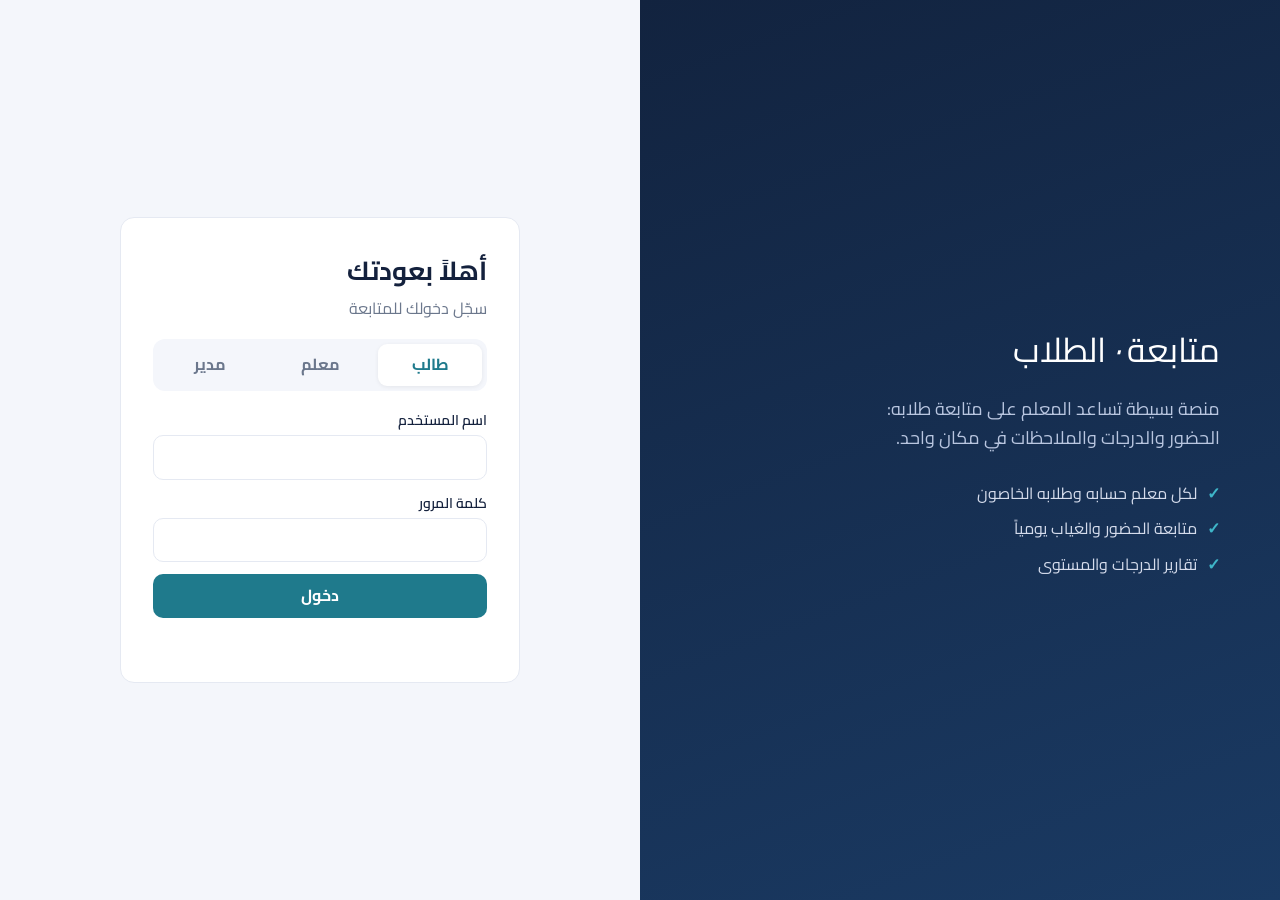
<file: index.html>
<!DOCTYPE html><html lang="ar" dir="rtl"><head><meta charset="utf-8"><meta name="viewport" content="width=device-width,initial-scale=1">
<title>تسجيل الدخول | متابعة الطلاب</title>
<link href="https://fonts.googleapis.com/css2?family=Cairo:wght@400;600;700;800&display=swap" rel="stylesheet">
<link rel="stylesheet" href="css/base.css"><link rel="stylesheet" href="css/login.css"></head>
<body><div class="login">
 <section class="hero"><div class="brand">متابعة <i>·</i> الطلاب</div><p>منصة بسيطة تساعد المعلم على متابعة طلابه: الحضور والدرجات والملاحظات في مكان واحد.</p>
  <ul><li>لكل معلم حسابه وطلابه الخاصون</li><li>متابعة الحضور والغياب يومياً</li><li>تقارير الدرجات والمستوى</li></ul></section>
 <section class="box"><div class="card"><h2>أهلاً بعودتك</h2><p class="mut">سجّل دخولك للمتابعة</p>
  <div class="tabs"><button class="on" data-r="student">طالب</button><button data-r="teacher">معلم</button><button data-r="admin">مدير</button></div>
  <form id="f" class="form"><label>اسم المستخدم<input name="username" required autocapitalize="none" autocomplete="username"></label>
   <label>كلمة المرور<input name="password" type="password" required autocomplete="current-password"></label><button class="btn">دخول</button></form><div id="err"></div></div></section>
</div><script src="js/config.js"></script><script src="js/api.js"></script><script src="js/ui.js"></script><script src="js/login.js"></script></body></html>
</file>
<file: css/base.css>
:root{--navy:#12233f;--navy2:#1c3257;--teal:#1f7a8c;--teal2:#18636f;--bg:#f4f6fb;--card:#fff;--ink:#14213d;--mut:#6b778c;--line:#e5e9f2;--red:#b91c1c;--green:#166534;--r:14px}
*{box-sizing:border-box}
body{margin:0;font-family:'Cairo',Tahoma,Arial,sans-serif;background:var(--bg);color:var(--ink);line-height:1.6}
h1,h2,h3,p{margin:0}a{color:var(--teal);text-decoration:none}
.btn{background:var(--teal);color:#fff;border:0;border-radius:10px;padding:9px 18px;font:inherit;font-weight:700;cursor:pointer;transition:.15s}
.btn:hover{background:var(--teal2)}.btn.sm{padding:3px 12px;font-size:13px}
.btn.line{background:#fff;color:var(--teal);border:1px solid var(--teal)}.btn.line:hover{background:#eaf5f7}
.btn.red{background:#fff;color:var(--red);border:1px solid #f0c4c4}.btn.red:hover{background:#fdecec}
input,select{font:inherit;padding:10px 14px;border:1px solid var(--line);border-radius:10px;background:#fff;color:var(--ink);width:100%}
input:focus,select:focus{outline:2px solid #1f7a8c55;border-color:var(--teal)}
.card{background:var(--card);border:1px solid var(--line);border-radius:var(--r);padding:22px}
.card h3{font-size:18px;margin-bottom:14px}
table{width:100%;border-collapse:collapse}th{color:var(--mut);font-size:13px;font-weight:600}
th,td{padding:12px 8px;text-align:right;border-bottom:1px solid var(--line)}tr:last-child td{border:0}
.pill{display:inline-block;padding:2px 14px;border-radius:99px;font-size:13px;font-weight:700;white-space:nowrap}
.pill.top{background:#d9f5e5;color:#166534}.pill.ok{background:#dff3ea;color:#1d6b4f}.pill.watch{background:#fdf1c9;color:#8a6100}.pill.warn{background:#fde2e2;color:#b91c1c}.pill.new{background:#e8ecf4;color:var(--mut)}
.mut{color:var(--mut)}.small{font-size:13px}.empty{text-align:center;color:var(--mut);padding:28px 8px}
.form{display:grid;gap:12px}.form label{display:grid;gap:4px;font-weight:600;font-size:14px}.row2{display:grid;grid-template-columns:1fr 1fr;gap:10px}
.overlay{position:fixed;inset:0;background:#0b152a99;display:grid;place-items:center;padding:16px;z-index:50;animation:fade .15s}
.modal{background:#fff;border-radius:16px;width:100%;max-width:560px;max-height:90vh;overflow:auto;box-shadow:0 20px 60px #0004}
.mh{display:flex;justify-content:space-between;align-items:center;padding:16px 22px;border-bottom:1px solid var(--line)}.mh h3{font-size:18px}
.x{border:0;background:none;font-size:26px;cursor:pointer;color:var(--mut);line-height:1}.mb{padding:22px}
.toast{position:fixed;bottom:22px;left:50%;transform:translateX(-50%);background:var(--navy);color:#fff;padding:10px 22px;border-radius:10px;z-index:99;animation:fade .2s}
.toast.err{background:var(--red)}@keyframes fade{from{opacity:0;transform:translate(-50%,6px)}}
.overlay{animation:none}
</file>
<file: css/login.css>
.login{display:grid;grid-template-columns:1fr 1fr;min-height:100vh}
.hero{background:linear-gradient(160deg,var(--navy),#1a3a63);color:#fff;padding:60px;display:flex;flex-direction:column;justify-content:center;gap:18px}
.hero .brand{font-size:34px;padding:0}.hero p{color:#b9c6e0;font-size:18px;max-width:380px}
.hero ul{list-style:none;padding:0;margin:10px 0 0;display:grid;gap:10px;color:#d5dcec}.hero li:before{content:'✓';color:#3fb6c9;margin-left:10px;font-weight:800}
.box{display:grid;place-items:center;padding:24px}.box .card{width:100%;max-width:400px;padding:32px}
.box h2{font-size:26px;margin-bottom:4px}.box .mut{margin-bottom:18px}
.tabs{display:grid;grid-template-columns:repeat(3,1fr);gap:6px;background:var(--bg);padding:5px;border-radius:12px;margin-bottom:18px}
.tabs button{border:0;background:none;font:inherit;font-weight:700;padding:8px;border-radius:9px;cursor:pointer;color:var(--mut)}.tabs button.on{background:#fff;color:var(--teal);box-shadow:0 1px 4px #0001}
#err{color:var(--red);font-size:14px;min-height:22px;margin-top:10px}
@media(max-width:860px){.login{grid-template-columns:1fr}.hero{padding:30px}.hero ul{display:none}}
</file>
<file: css/layout.css>
.app{display:grid;grid-template-columns:270px 1fr;min-height:100vh}
.side{background:var(--navy);color:#d5dcec;padding:26px 18px;display:flex;flex-direction:column;position:sticky;top:0;height:100vh}
.brand{color:#fff;font-size:22px;font-weight:800;padding:6px 10px 26px}.brand i{color:#3fb6c9;font-style:normal;margin:0 4px}
.side nav{display:grid;gap:6px}
.side nav a{color:#d5dcec;padding:11px 16px;border-radius:10px;font-weight:600;transition:.15s}
.side nav a:hover{background:#ffffff12}.side nav a.on{background:var(--teal);color:#fff}
.user{margin-top:auto;background:var(--navy2);border-radius:14px;padding:16px;display:grid;gap:2px}
.user b{color:#fff}.user span{font-size:13px;color:#9fb0cf;margin-bottom:10px}
.user button{background:#ffffff14;color:#fff;border:0;border-radius:8px;padding:6px;font:inherit;cursor:pointer}.user button:hover{background:#ffffff26}
.main{padding:32px 34px;min-width:0}
.head{display:flex;justify-content:space-between;align-items:flex-start;gap:16px;flex-wrap:wrap;margin-bottom:26px}
.head h1{font-size:30px;font-weight:800}.head p{color:var(--mut)}
.acts{display:flex;gap:10px;align-items:center;flex-wrap:wrap}.search{width:260px}
.menu{display:none;background:var(--navy);color:#fff;border:0;border-radius:10px;font-size:20px;padding:4px 12px;margin-bottom:14px;cursor:pointer}
.stats{display:grid;grid-template-columns:repeat(4,1fr);gap:16px;margin-bottom:20px}
.stat .l{color:var(--mut);font-size:14px}.stat .n{font-size:38px;font-weight:800;line-height:1.3}.stat .s{color:var(--mut);font-size:13px}
.stat.g .n{color:var(--green)}.stat.r .n{color:var(--red)}
.grid2{display:grid;grid-template-columns:1fr 350px;gap:18px;align-items:start}.col{display:grid;gap:18px}
.ch{display:flex;justify-content:space-between;align-items:center;margin-bottom:6px}.ch h3{margin:0}
.bars{display:flex;gap:12px;height:190px}
.bar{flex:1;display:flex;flex-direction:column;align-items:center;gap:6px;min-width:0}
.bar span{font-size:12px;font-weight:700;color:var(--mut)}.bar b{font-size:12px;font-weight:600}
.track{flex:1;width:100%;display:flex;align-items:flex-end}
.track i{width:100%;background:var(--teal);border-radius:8px 8px 0 0;transition:height .5s}.track i.last{background:var(--navy)}
.alert{padding:4px 14px 4px 0;border-right:3px solid var(--teal);margin-bottom:12px;font-size:14px}
.alert.red{border-color:var(--red)}.alert.amber{border-color:#d97706}
.seg{display:inline-flex;gap:6px}.seg .btn.on{background:var(--teal);color:#fff}
.chips{display:flex;gap:10px;flex-wrap:wrap;margin-bottom:16px}.chip{background:var(--bg);border-radius:10px;padding:8px 14px;font-size:13px}.chip b{display:block;font-size:18px}
.note{background:var(--bg);border-radius:10px;padding:8px 12px;margin-bottom:8px;font-size:14px}
.scroll{overflow-x:auto}
@media(max-width:1100px){.stats{grid-template-columns:1fr 1fr}.grid2{grid-template-columns:1fr}}
@media(max-width:860px){.app{grid-template-columns:1fr}.main{padding:18px}.menu{display:inline-block}
 .side{position:fixed;inset:0 0 0 auto;width:270px;z-index:40;transform:translateX(100%);transition:.25s}.side.open{transform:none}
 .search{width:100%}.head h1{font-size:24px}}
</file>
<file: css/academic.css>
textarea{font:inherit;padding:10px 14px;border:1px solid var(--line);border-radius:10px;background:#fff;color:var(--ink);width:100%;resize:vertical;min-height:80px}
textarea:focus{outline:2px solid #1f7a8c55;border-color:var(--teal)}
.subtabs{display:flex;gap:6px;flex-wrap:wrap;margin-bottom:18px;background:var(--card);border:1px solid var(--line);border-radius:12px;padding:5px;width:fit-content;max-width:100%}
.subtabs button{border:0;background:none;font:inherit;font-weight:700;padding:7px 16px;border-radius:9px;cursor:pointer;color:var(--mut)}
.subtabs button.on{background:var(--teal);color:#fff}
.cards{display:grid;grid-template-columns:repeat(auto-fill,minmax(300px,1fr));gap:16px}
.sched{display:flex;flex-wrap:wrap;gap:8px;min-height:30px}
.chip2{display:inline-flex;align-items:center;gap:6px;background:var(--bg);border:1px solid var(--line);border-radius:99px;padding:3px 6px 3px 12px;font-size:13px;font-weight:600}
.chip2 .x2{border:0;background:#e5e9f2;color:var(--mut);width:20px;height:20px;border-radius:50%;cursor:pointer;line-height:1;font-size:14px}
.chip2 .x2:hover{background:#fdecec;color:var(--red)}
.codebox{background:linear-gradient(160deg,var(--navy),#1a3a63);color:#fff;border-radius:14px;padding:18px 22px;margin-bottom:16px;display:flex;align-items:center;justify-content:space-between;gap:16px;flex-wrap:wrap}
.codebox .code{font-size:44px;font-weight:800;letter-spacing:10px;direction:ltr;line-height:1.2}
.codebox small{color:#b9c6e0;display:block}
.codebox .timer{font-variant-numeric:tabular-nums;font-weight:700;color:#7fd6e4}
.hint{background:#eaf5f7;border-radius:10px;padding:10px 14px;font-size:14px;color:var(--teal2);margin-bottom:14px}
.meter{height:8px;background:var(--line);border-radius:99px;overflow:hidden;min-width:70px}.meter i{display:block;height:100%;background:var(--teal)}
.prog{display:flex;align-items:center;gap:8px;font-size:13px}
.qopt{display:flex;gap:10px;align-items:center;padding:11px 14px;border:1px solid var(--line);border-radius:10px;cursor:pointer;margin-bottom:8px;background:#fff}
.qopt:hover{border-color:var(--teal)}.qopt.sel{border-color:var(--teal);background:#eaf5f7}
.qopt input{width:auto;accent-color:var(--teal)}
.qcard{margin-bottom:16px}.qcard h3{font-size:17px;margin-bottom:12px}
.qbar{position:sticky;top:0;z-index:5;background:var(--navy);color:#fff;border-radius:12px;padding:12px 18px;margin-bottom:16px;display:flex;justify-content:space-between;align-items:center;gap:10px}
.qbar .timer{font-size:22px;font-weight:800;font-variant-numeric:tabular-nums}.qbar .timer.low{color:#fca5a5}
.ok-opt{color:var(--green);font-weight:700}
.chk{display:flex;gap:10px;align-items:flex-start;padding:8px 4px;border-bottom:1px solid var(--line);cursor:pointer}.chk input{width:auto;margin-top:6px;accent-color:var(--teal)}
.chklist{max-height:300px;overflow:auto;border:1px solid var(--line);border-radius:10px;padding:4px 10px}
.sub-text{white-space:pre-wrap;font-size:14px;background:var(--bg);border-radius:8px;padding:6px 10px;margin-top:4px;max-width:340px}
.rank{display:inline-grid;place-items:center;width:30px;height:30px;border-radius:50%;background:var(--bg);font-weight:800}
.rank.r1{background:#fdf1c9;color:#8a6100}.rank.r2{background:#e8ecf4}.rank.r3{background:#f6e3d3;color:#8a4a1a}
.final{font-weight:800;font-size:16px}
.wgrid{display:grid;grid-template-columns:repeat(4,1fr);gap:12px}
.board{display:grid;gap:8px}.board .b{display:flex;align-items:center;gap:10px;padding:6px 10px;border-radius:10px;background:var(--bg)}.board .b.me{background:#eaf5f7;border:1px solid var(--teal)}.board .b span:nth-child(2){flex:1;font-weight:600}
.big{font-size:44px;font-weight:800;line-height:1.2}
.mini td,.mini th{padding:8px 6px}
.linkbtn{background:none;border:0;color:var(--teal);font:inherit;font-weight:700;cursor:pointer;padding:0}
.kind{display:inline-grid;place-items:center;width:34px;height:34px;border-radius:10px;background:var(--bg);font-size:17px}
@media(max-width:860px){.wgrid{grid-template-columns:1fr 1fr}.codebox .code{font-size:34px;letter-spacing:6px}}
.ed{display:grid;grid-template-columns:430px 1fr;gap:16px;align-items:start}.ed>.col{min-width:0}
.pvw{direction:ltr;overflow:hidden;height:78vh;border:1px solid var(--line);border-radius:12px;background:#e8ebf1;position:sticky;top:10px}
.pvf{border:0;transform-origin:top left;display:block;background:#e8ebf1}
.tpls{display:grid;grid-template-columns:repeat(4,1fr);gap:6px}.tpls button{border:1.5px solid var(--line);background:#fff;border-radius:10px;font:inherit;font-weight:700;padding:7px 4px;cursor:pointer;color:var(--ink)}.tpls button.on{border-color:var(--teal);background:#eaf5f7;color:var(--teal2)}
.sw{display:flex;gap:8px;align-items:center;flex-wrap:wrap}.swatch{width:28px;height:28px;border-radius:50%;border:2px solid #fff;box-shadow:0 0 0 1px var(--line);cursor:pointer;padding:0}
.tbar{display:flex;gap:5px;flex-wrap:wrap;margin-bottom:6px}.tbar button{border:1px solid var(--line);background:#fff;border-radius:8px;font:inherit;font-weight:700;font-size:13px;padding:3px 10px;cursor:pointer;color:var(--ink)}.tbar button:hover{border-color:var(--teal);color:var(--teal)}
.edtxt{min-height:300px;font-size:15px;line-height:1.8}
details>summary{list-style:none}details>summary::-webkit-details-marker{display:none}
.dcard{display:flex;justify-content:space-between;align-items:center;gap:10px;padding:14px 18px}
@media(max-width:1100px){.ed{grid-template-columns:1fr}.pvw{position:static;height:70vh}}
.ed>*,#pv{min-width:0}
</file>
